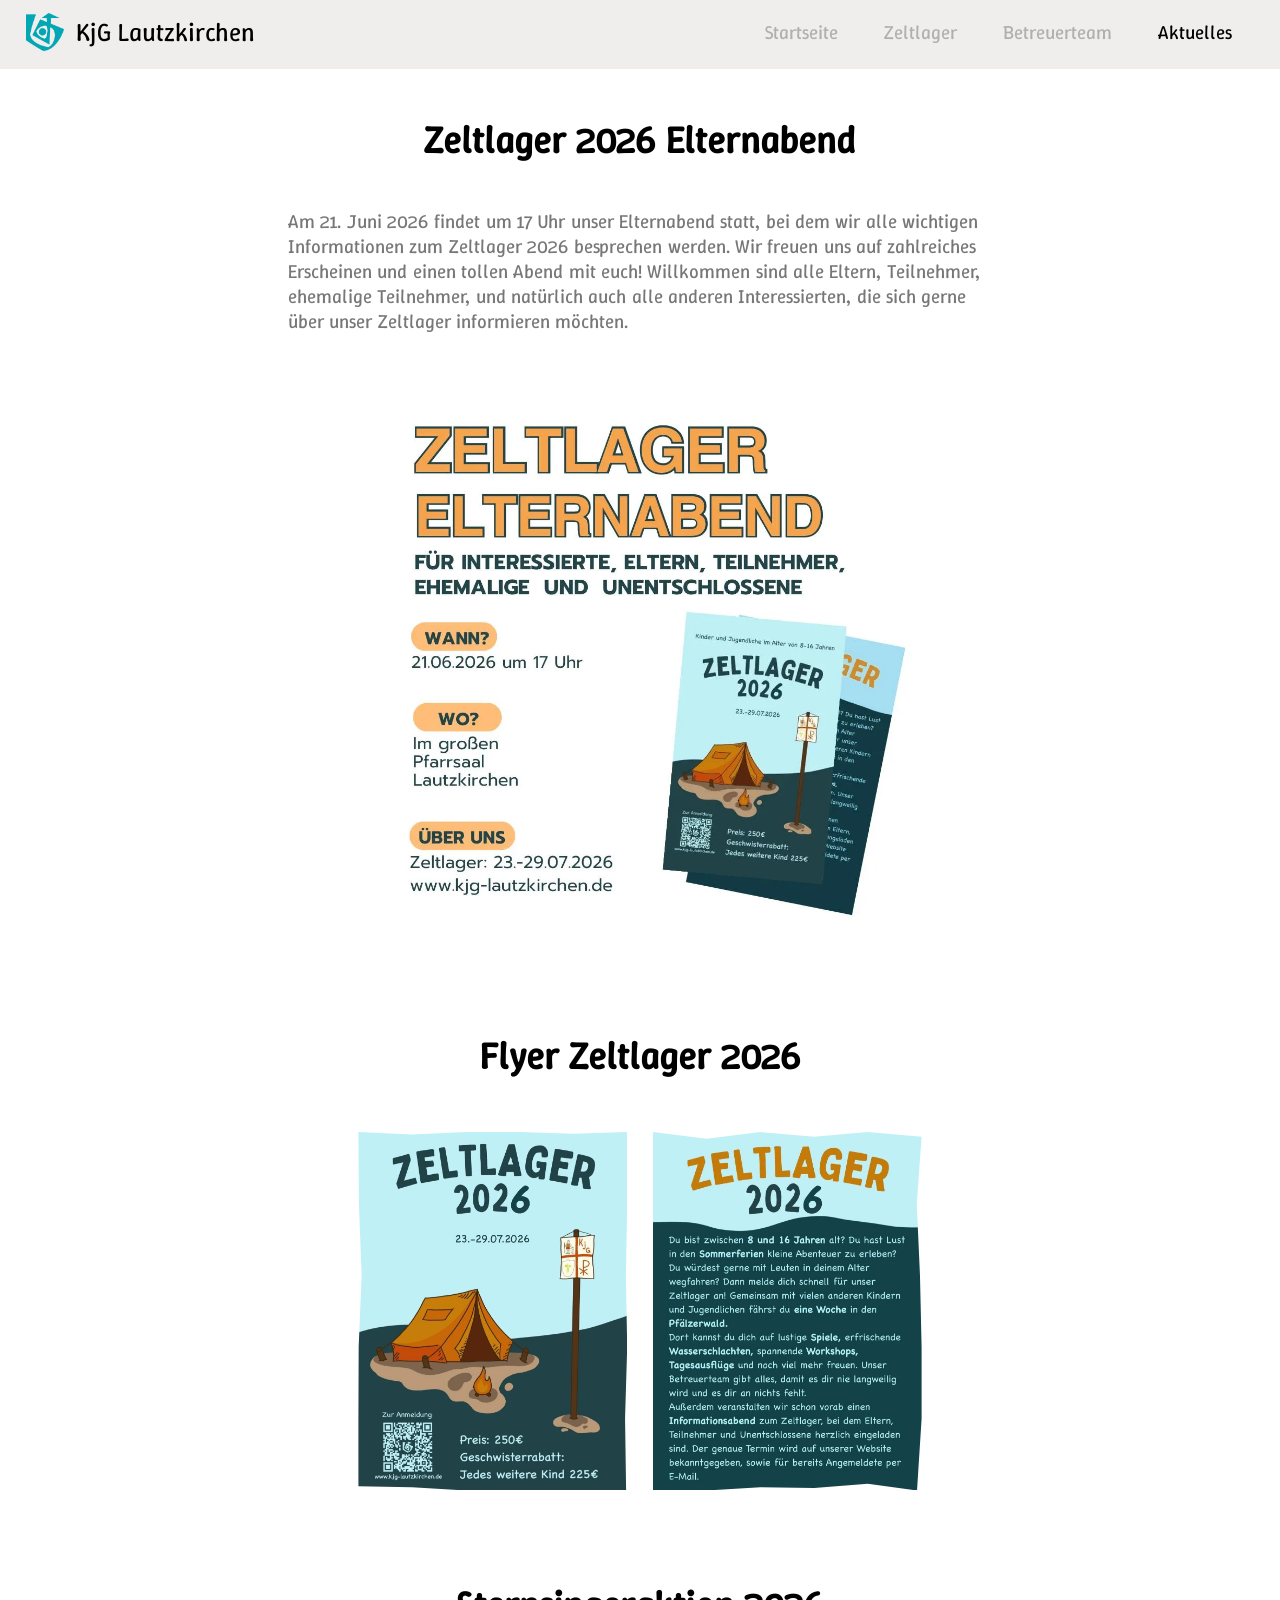
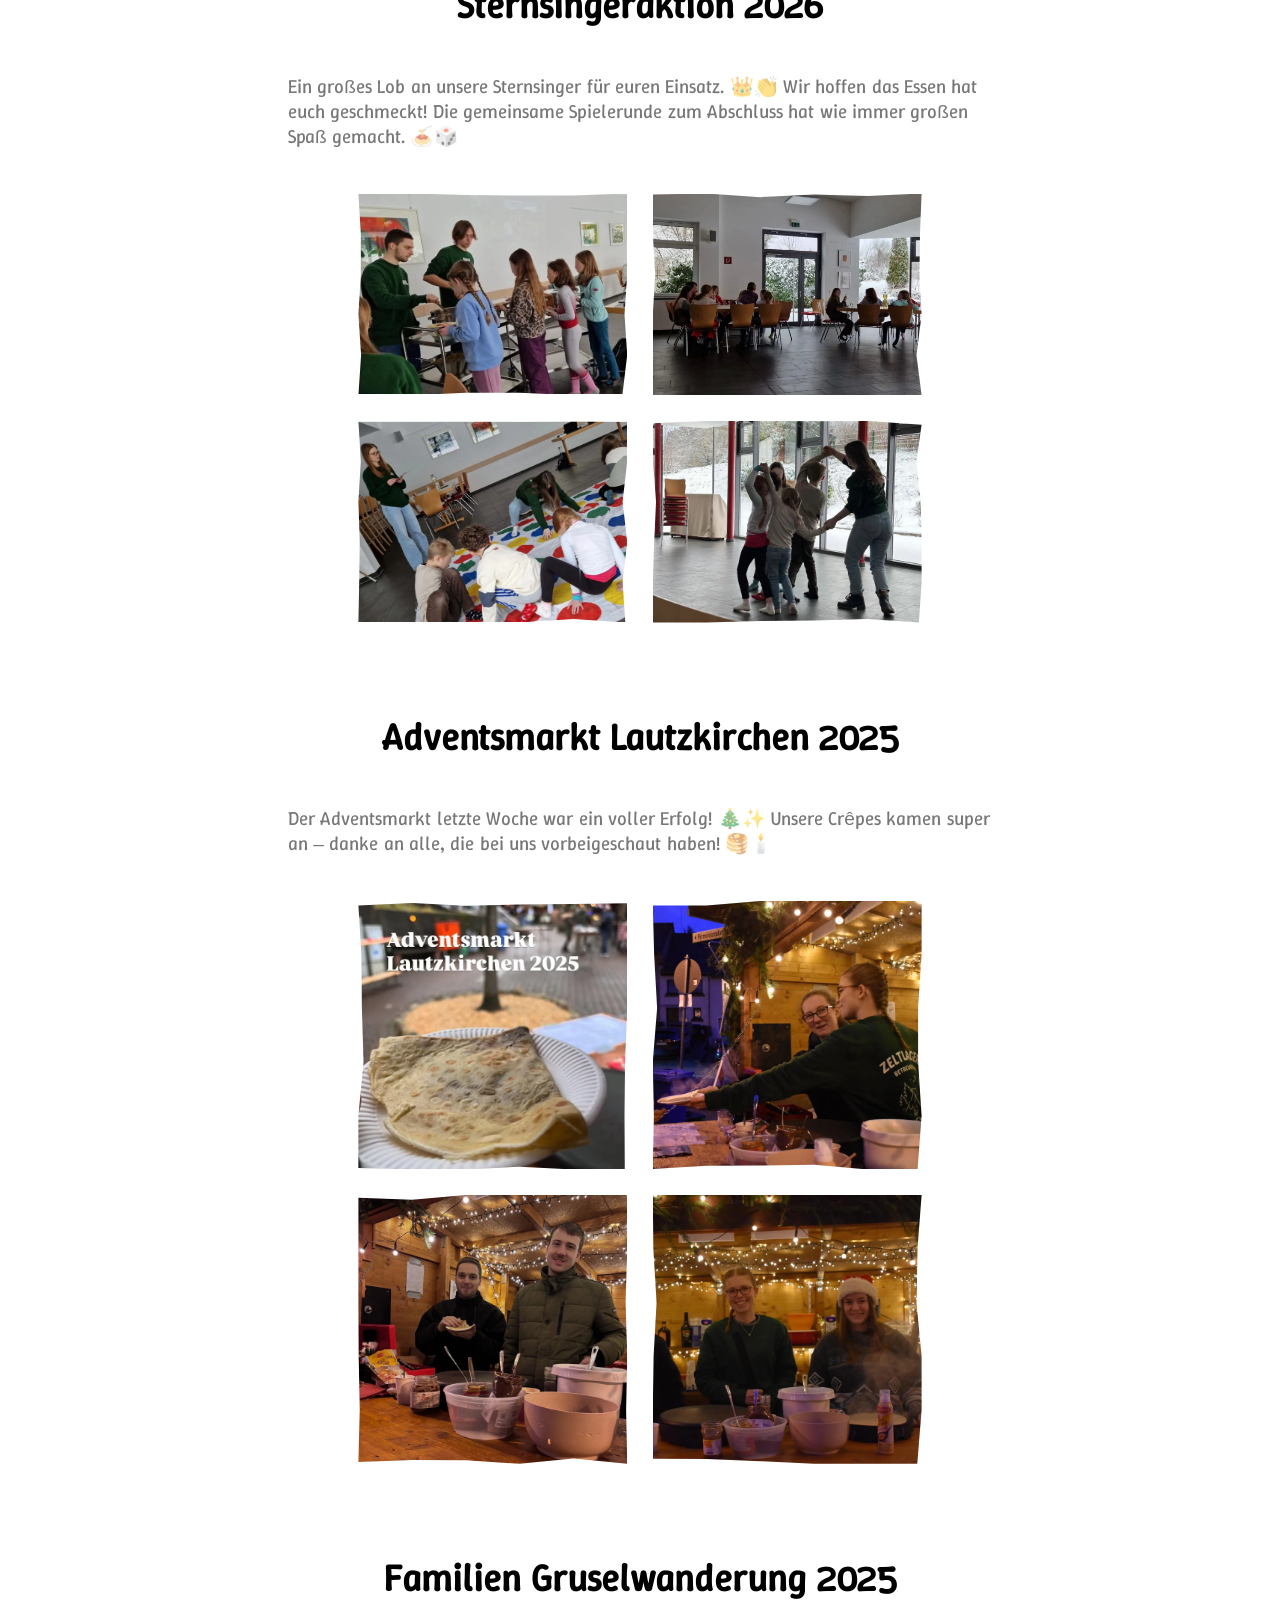
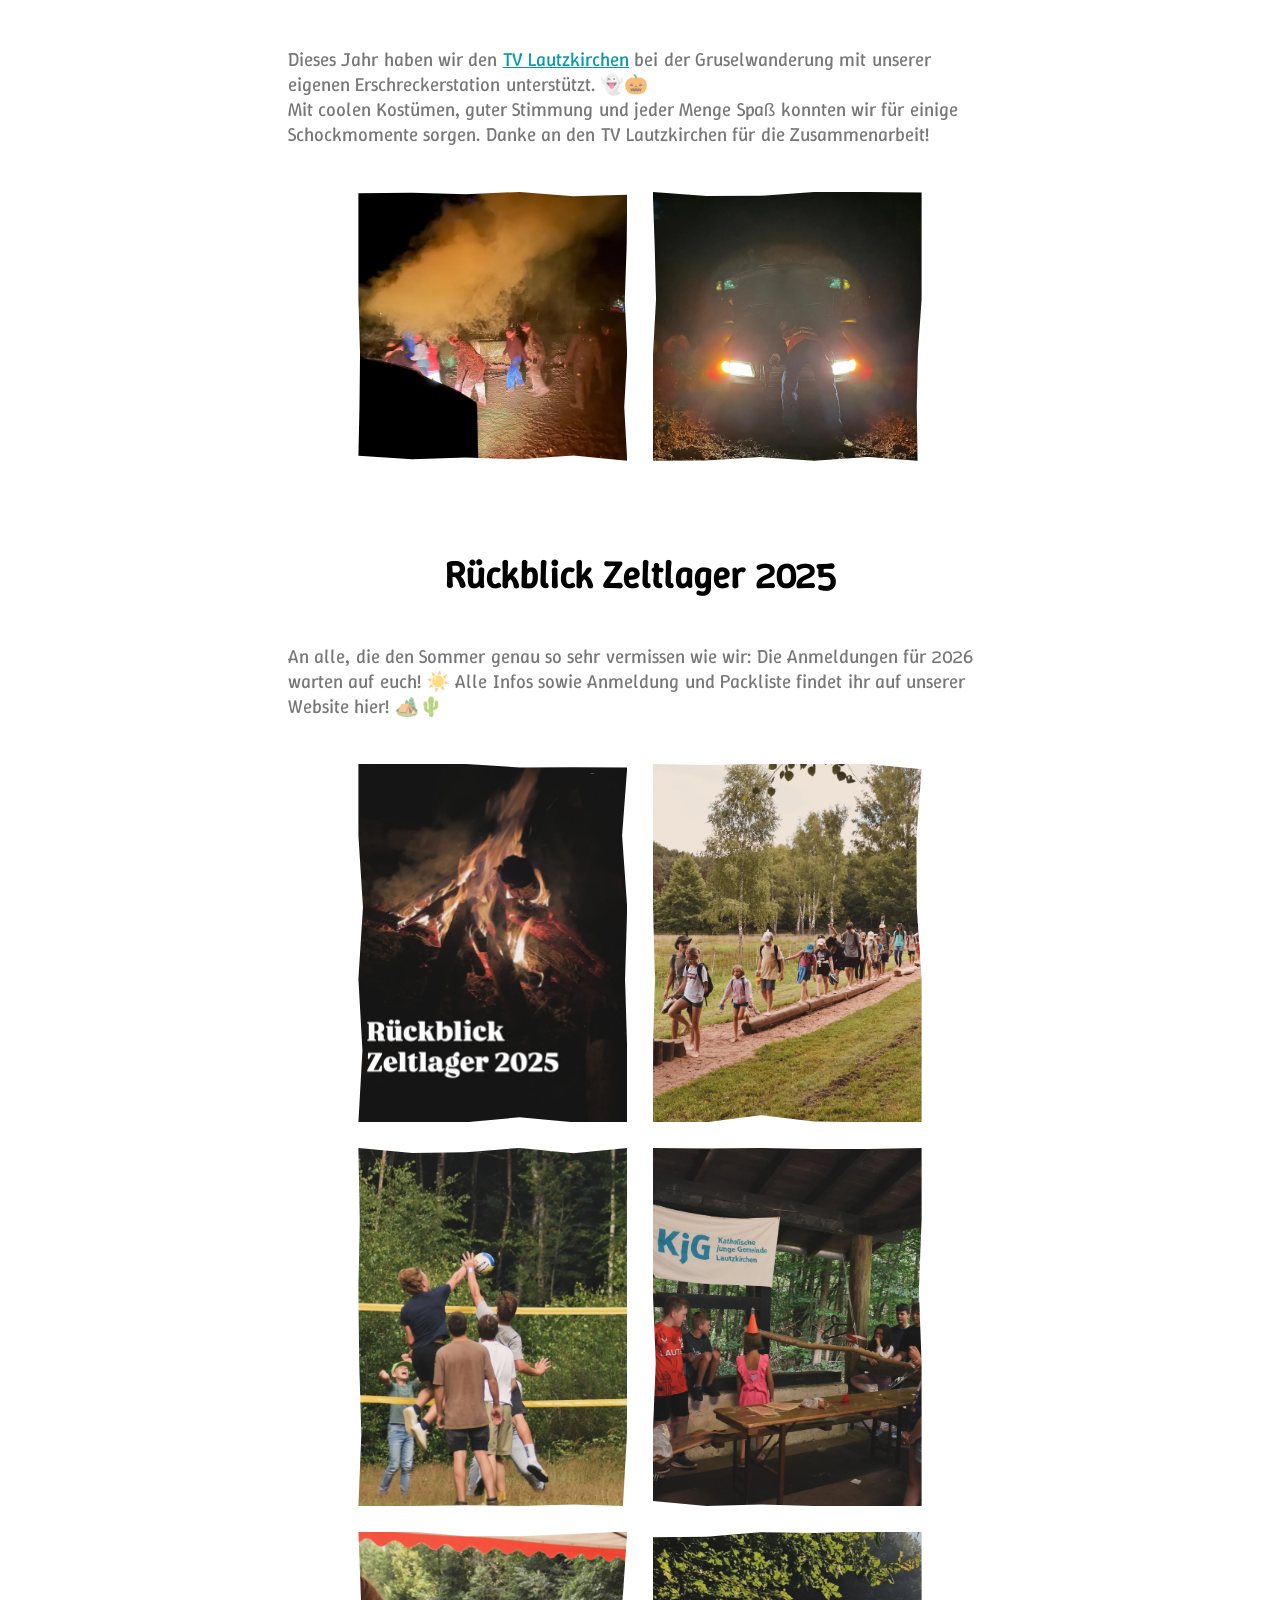
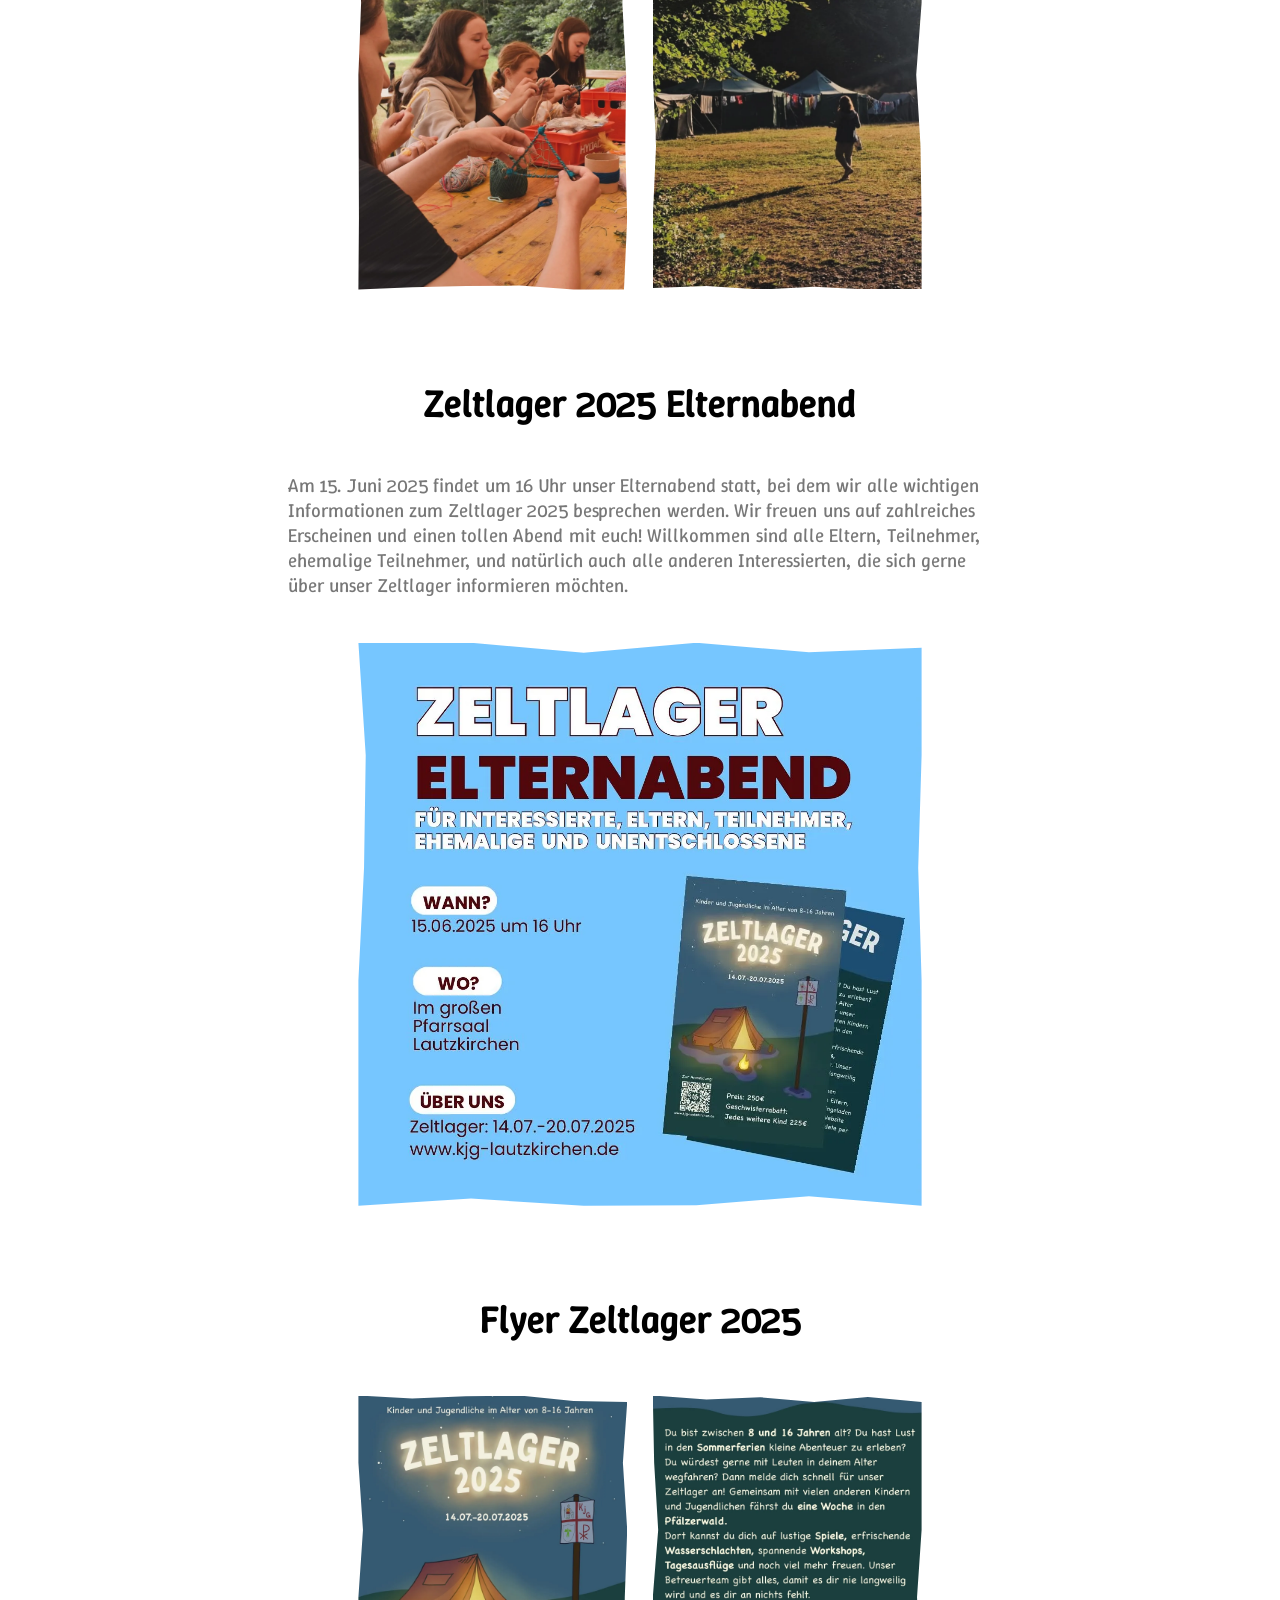
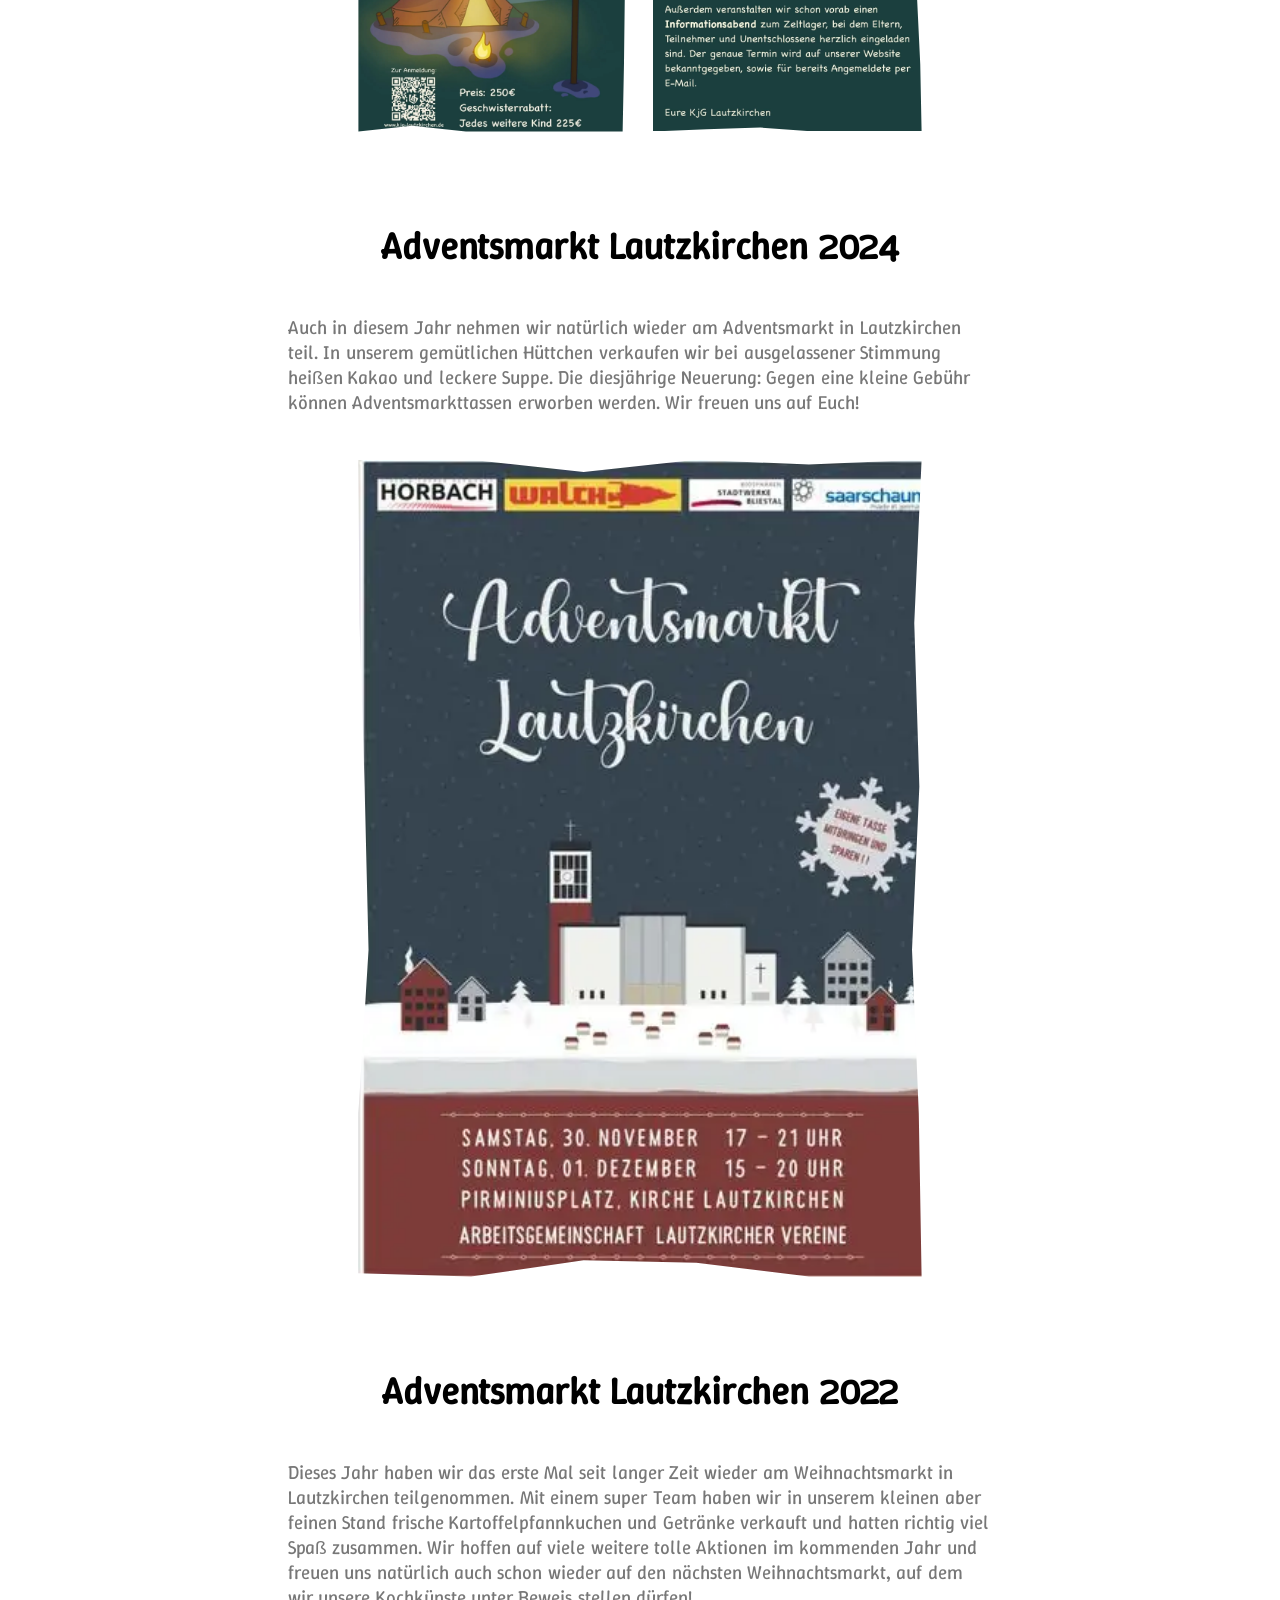
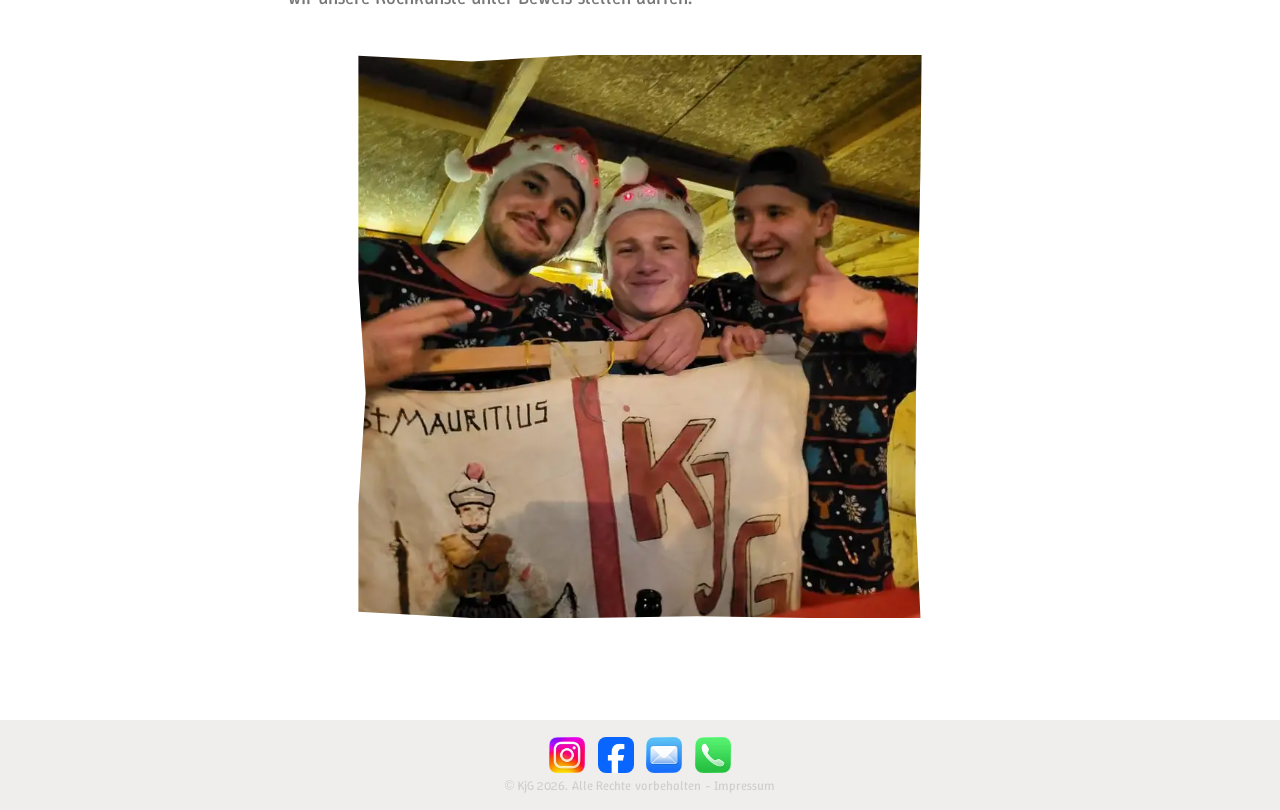
<file: aktuelles.html>
<html>
  <head>
    <meta name="viewport" content="width=device-width, initial-scale=1.0">
    <title> Zeltlager - KjG Lautzkirchen </title>
    <link rel="stylesheet" href=style.css>
    <link rel="shortcut icon" href="./bilder/seelenbohrer.webp" type="image/x-icon">
    <script src="script.js"></script>
  </head>
  <body>

    <div class="header no-select">
      <div class="horizontal">
        <a href="/startseite">
          <div class="logo">
            <img src="bilder/seelenbohrer.webp" alt="KjG Logo">
            KjG Lautzkirchen
          </div>
        </a>
        <div class="tabs">
          <a href="/startseite"> Startseite </a>
          <a href="/zeltlager"> Zeltlager </a>
          <a href="/team"> Betreuerteam </a>
          <a class="aktiv" href="/aktuelles"> Aktuelles </a>
        </div>
      </div>
      <div class="fortschritt"></div>
    </div>

    <div class="main aktuelles">
      <div class="inhalt aktuelles">
        <div class="beitrag">
          <h1> Zeltlager 2026 Elternabend </h1>
          <div class="beitrag-inhalt">
            <p>
              Am 21. Juni 2026 findet um 17 Uhr unser Elternabend statt, bei dem wir alle wichtigen Informationen zum Zeltlager 2026 besprechen werden.
              Wir freuen uns auf zahlreiches Erscheinen und einen tollen Abend mit euch!
              Willkommen sind alle Eltern, Teilnehmer, ehemalige Teilnehmer, und natürlich auch alle anderen Interessierten, die sich gerne über unser Zeltlager informieren möchten.
            </p>
          </div>
          <div class=beitrags-bilder>
            <div class="container">
              <img src="bilder/news/elternabend-2026.webp" alt="Zeltlager 2026 Elternabend">
            </div>
          </div>
        </div>
        <div class="beitrag">
          <h1> Flyer Zeltlager 2026 </h1>
          <div class=beitrags-bilder>
            <div class="container">
              <img src="bilder/news/flyer-2026.webp" alt="Flyer Zeltlager 2026 Bild 1">
            </div>
            <div class="container">
              <img src="bilder/news/flyer-2026-2.webp" alt="Flyer Zeltlager 2026 Bild 2">
            </div>
          </div>
        </div>
        <div class="beitrag">
          <h1> Sternsingeraktion 2026 </h1>
          <div class="beitrag-inhalt">
            <p>
              Ein großes Lob an unsere Sternsinger für euren Einsatz. 👑👏
              Wir hoffen das Essen hat euch geschmeckt! Die gemeinsame Spielerunde zum Abschluss hat wie immer großen Spaß gemacht. 🍝🎲
            </p>
          </div>
          <div class=beitrags-bilder>
            <div class="container">
              <img src="bilder/news/sternsinger-2026.webp" alt="Sternsinger Aktion 2026 Bild 1">
            </div>
            <div class="container">
              <img src="bilder/news/sternsinger-2026-2.webp" alt="Sternsinger Aktion 2026 Bild 2">
            </div>
            <div class="container">
              <img src="bilder/news/sternsinger-2026-3.webp" alt="Sternsinger Aktion 2026 Bild 3">
            </div>
            <div class="container">
              <img src="bilder/news/sternsinger-2026-4.webp" alt="Sternsinger Aktion 2026 Bild 4">
            </div>
          </div>
        </div>
        <div class="beitrag">
          <h1> Adventsmarkt Lautzkirchen 2025 </h1>
          <div class="beitrag-inhalt">
            <p>
              Der Adventsmarkt letzte Woche war ein voller Erfolg! 🎄✨
              Unsere Crêpes kamen super an – danke an alle, die bei uns vorbeigeschaut haben! 🥞🕯️
            </p>
          </div>
          <div class=beitrags-bilder>
            <div class="container">
              <img src="bilder/news/adventsmarkt-2025.webp" alt="Adventsmarkt 2025 Bild 1">
            </div>
            <div class="container">
              <img src="bilder/news/adventsmarkt-2025-2.webp" alt="Adventsmarkt 2025 Bild 2">
            </div>
            <div class="container">
              <img src="bilder/news/adventsmarkt-2025-3.webp" alt="Adventsmarkt 2025 Bild 3">
            </div>
            <div class="container">
              <img src="bilder/news/adventsmarkt-2025-4.webp" alt="Adventsmarkt 2025 Bild 4">
            </div>
          </div>
        </div>
        <div class="beitrag">
          <h1> Familien Gruselwanderung 2025 </h1>
          <div class="beitrag-inhalt">
            <p>
              Dieses Jahr haben wir den <a href="https://www.instagram.com/_tvlautzkirchen_/">TV Lautzkirchen</a> bei der Gruselwanderung mit unserer eigenen Erschreckerstation unterstützt. 👻🎃
              <br>
              Mit coolen Kostümen, guter Stimmung und jeder Menge Spaß konnten wir für einige Schockmomente sorgen.
              Danke an den TV Lautzkirchen für die Zusammenarbeit!
            </p>
          </div>
          <div class=beitrags-bilder>
            <div class="container">
              <img src="bilder/news/gruselwanderung-2025.webp" alt="Familien Gruselwanderung 2025 Bild 1">
            </div>
            <div class="container">
              <img src="bilder/news/gruselwanderung-2025-2.webp" alt="Familien Gruselwanderung 2025 Bild 2">
            </div>
          </div>
        </div>
        <div class="beitrag">
          <h1> Rückblick Zeltlager 2025 </h1>
          <div class="beitrag-inhalt">
            <p>
              An alle, die den Sommer genau so sehr vermissen wie wir: Die Anmeldungen für 2026 warten auf euch! ☀️
              Alle Infos sowie Anmeldung und Packliste findet ihr auf unserer Website hier! 🏕️🌵
            </p>
          </div>
          <div class=beitrags-bilder>
            <div class="container">
              <img src="bilder/news/recap-zeltlager-2025.webp" alt="Rückblick Zeltlager 2025 Bild 1">
            </div>
            <div class="container">
              <img src="bilder/news/recap-zeltlager-2025-2.webp" alt="Rückblick Zeltlager 2025 Bild 2">
            </div>
            <div class="container">
              <img src="bilder/news/recap-zeltlager-2025-3.webp" alt="Rückblick Zeltlager 2025 Bild 3">
            </div>
            <div class="container">
              <img src="bilder/news/recap-zeltlager-2025-4.webp" alt="Rückblick Zeltlager 2025 Bild 4">
            </div>
            <div class="container">
              <img src="bilder/news/recap-zeltlager-2025-5.webp" alt="Rückblick Zeltlager 2025 Bild 5">
            </div>
            <div class="container">
              <img src="bilder/news/recap-zeltlager-2025-6.webp" alt="Rückblick Zeltlager 2025 Bild 6">
            </div>
          </div>
        </div>
        <div class="beitrag">
          <h1> Zeltlager 2025 Elternabend </h1>
          <div class="beitrag-inhalt">
            <p>
              Am 15. Juni 2025 findet um 16 Uhr unser Elternabend statt, bei dem wir alle wichtigen Informationen zum Zeltlager 2025 besprechen werden.
              Wir freuen uns auf zahlreiches Erscheinen und einen tollen Abend mit euch!
              Willkommen sind alle Eltern, Teilnehmer, ehemalige Teilnehmer, und natürlich auch alle anderen Interessierten, die sich gerne über unser Zeltlager informieren möchten.
            </p>
          </div>
          <div class=beitrags-bilder>
            <div class="container">
              <img src="bilder/news/elternabend-2025.webp" alt="Zeltlager 2025 Elternabend">
            </div>
          </div>
        </div>
        <div class="beitrag">
          <h1> Flyer Zeltlager 2025 </h1>
          <div class=beitrags-bilder>
            <div class="container">
              <img src="bilder/news/flyer-2025.webp" alt="Flyer Zeltlager 2025 Bild 1">
            </div>
            <div class="container">
              <img src="bilder/news/flyer-2025-2.webp" alt="Flyer Zeltlager 2025 Bild 2">
            </div>
          </div>
        </div>
        <div class="beitrag">
          <h1> Adventsmarkt Lautzkirchen 2024 </h1>
          <div class="beitrag-inhalt">
            <p>
              Auch in diesem Jahr nehmen wir natürlich wieder am Adventsmarkt in Lautzkirchen teil.
              In unserem gemütlichen Hüttchen verkaufen wir bei ausgelassener Stimmung heißen Kakao und leckere Suppe.
              Die diesjährige Neuerung: Gegen eine kleine Gebühr können Adventsmarkttassen erworben werden.
              Wir freuen uns auf Euch!
            </p>
          </div>
          <div class=beitrags-bilder>
            <div class="container">
              <img src="bilder/news/adventsmarkt-2024.webp" alt="Adventsmarkt 2024">
            </div>
          </div>
        </div>
        <div class="beitrag">
          <h1> Adventsmarkt Lautzkirchen 2022 </h1>
          <div class="beitrag-inhalt">
            <p>
              Dieses Jahr haben wir das erste Mal seit langer Zeit wieder am Weihnachtsmarkt in Lautzkirchen teilgenommen.
              Mit einem super Team haben wir in unserem kleinen aber feinen Stand frische Kartoffelpfannkuchen und Getränke verkauft und hatten richtig viel Spaß zusammen.
              Wir hoffen auf viele weitere tolle Aktionen im kommenden Jahr und freuen uns natürlich auch schon wieder auf den nächsten Weihnachtsmarkt, auf dem wir unsere Kochkünste unter Beweis stellen dürfen!
            </p>
          </div>
          <div class=beitrags-bilder>
            <div class="container">
              <img src="bilder/news/adventsmarkt-2022.webp" alt="Adventsmarkt 2022">
            </div>
          </div>
        </div>
      </div>
    </div>

    <footer>
      <div class="kontakt">
          <img src="bilder/instagram.webp" alt="Instagram Logo" onclick="window.location='https://www.instagram.com/kjg.lautzkirchen'">
          <img src="bilder/facebook.webp" alt="Facebook Logo" onclick="window.location='https://www.facebook.com/100064357975045'">
          <img src="bilder/mail.webp" alt="Email Logo" onclick="window.location='mailto:kjg-lautzkirchen-zeltlager@gmx.de'">
          <img src="bilder/phone.webp" alt="Phone Logo" onclick="window.location='tel:+49 15776947321'">
      </div>
      <a href="/impressum">
      © KjG 2026. Alle Rechte vorbehalten - Impressum
      </a>
    </footer>
  </body>
</html>
</file>
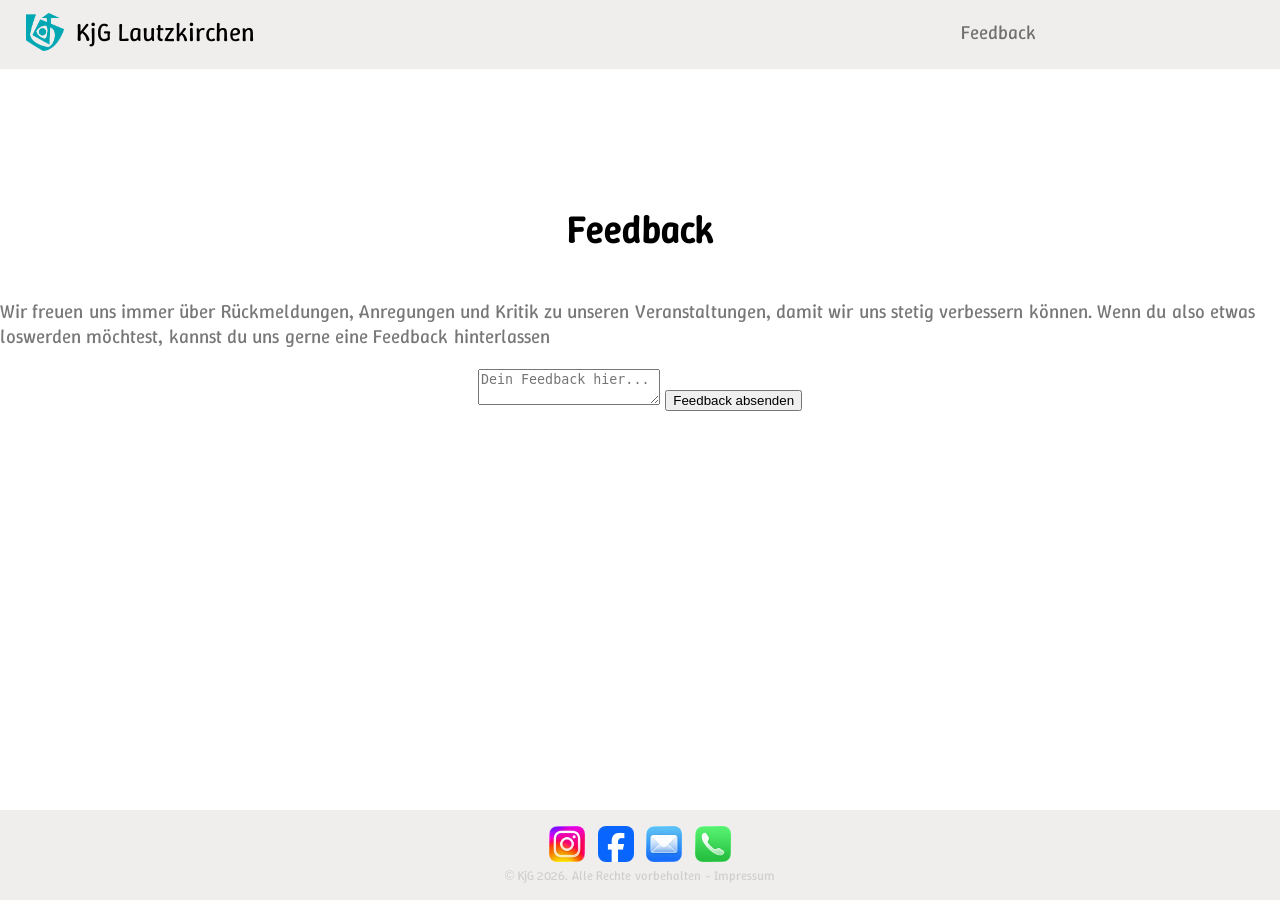
<file: feedback.html>
<html>
  <head>
    <meta name="viewport" content="width=device-width, initial-scale=1.0">
    <title> Feedback - KjG Lautzkirchen </title>
    <link rel="stylesheet" href=style.css>
    <link rel="shortcut icon" href="./bilder/seelenbohrer.webp" type="image/x-icon">
    <script src="script.js"></script>
  </head>
  <body>

    <div class="header no-select">
      <div class="horizontal">
        <a href="/startseite">
          <div class="logo">
            <img src="bilder/seelenbohrer.webp" alt="KjG Logo">
            KjG Lautzkirchen
          </div>
        </a>
        <div class="tabs">
          Feedback
        </div>
      </div>
      <div class="fortschritt"></div>
    </div>

    <div class="main index">
      <div class="inhalt feedback">
        <h1> Feedback </h1>
        <p>
          Wir freuen uns immer über Rückmeldungen, Anregungen und Kritik zu unseren Veranstaltungen, damit wir uns stetig verbessern können. 
          Wenn du also etwas loswerden möchtest, kannst du uns gerne eine Feedback hinterlassen
          <form action="/feedback" method="post">
            <textarea name="feedback" placeholder="Dein Feedback hier..." required></textarea>
            <button type="submit">Feedback absenden</button>
          </form>
        </p>
      </div>
    </div>

    <footer>
      <div class="kontakt">
          <img src="bilder/instagram.webp" alt="Instagram Logo" onclick="window.location='https://www.instagram.com/kjg.lautzkirchen'">
          <img src="bilder/facebook.webp" alt="Facebook Logo" onclick="window.location='https://www.facebook.com/100064357975045'">
          <img src="bilder/mail.webp" alt="Email Logo" onclick="window.location='mailto:kjg-lautzkirchen-zeltlager@gmx.de'">
          <img src="bilder/phone.webp" alt="Phone Logo" onclick="window.location='tel:+49 15776947321'">
      </div>
      <a href="/impressum">
        © KjG 2026. Alle Rechte vorbehalten - Impressum
      </a>
    </footer>
  </body>
</html>
</file>
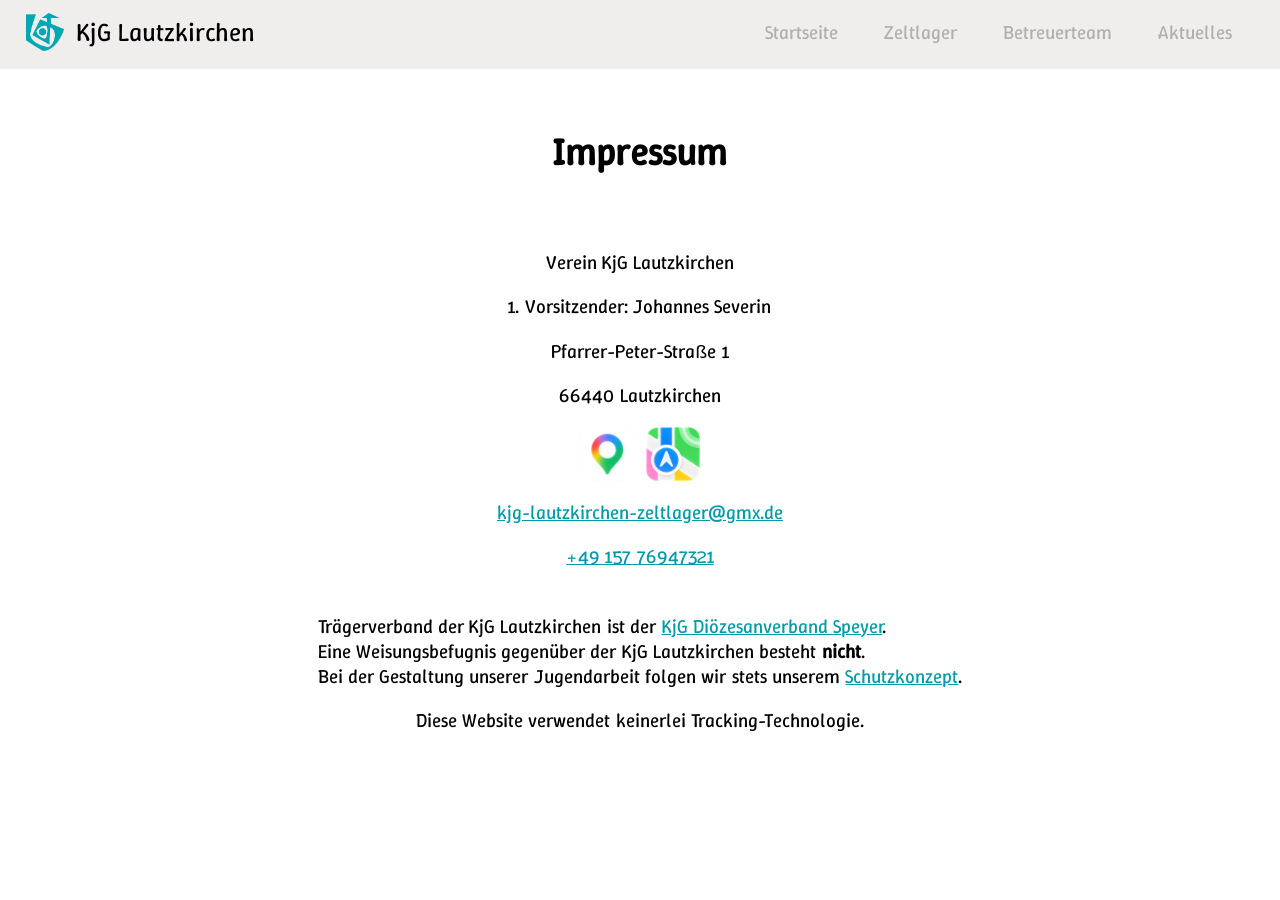
<file: impressum.html>
<html>
  <head>
    <meta name="viewport" content="width=device-width, initial-scale=1.0">
    <title> Impressum - KjG Lautzkirchen </title>
    <link rel="stylesheet" href=style.css>
    <link rel="shortcut icon" href="./bilder/seelenbohrer.webp" type="image/x-icon">
    <script src="script.js"></script>
  </head>
  <body>

    <div class="header no-select">
      <div class="horizontal">
        <a href="/startseite">
          <div class="logo">
            <img src="bilder/seelenbohrer.webp" alt="KjG Logo">
            KjG Lautzkirchen
          </div>
        </a>
        <div class="tabs">
          <a href="/startseite"> Startseite </a>
          <a href="/zeltlager"> Zeltlager </a>
          <a href="/team"> Betreuerteam </a>
          <a href="/aktuelles"> Aktuelles </a>
        </div>
      </div>
      <div class="fortschritt"></div>
    </div>

    <div class="main imp">
      <div class="inhalt">
        <div class="impressum">
          <h1> Impressum </h1>
          <p> Verein KjG Lautzkirchen </p>
          <p> 1. Vorsitzender: Johannes Severin </p>
          <p> Pfarrer-Peter-Straße 1 </p>
          <p> 66440 Lautzkirchen </p>
          <div class="weblinks">
            <img src="bilder/maps.webp" alt="Phone Logo" onclick="window.location='https://maps.app.goo.gl/UDgRKcZVK6MME6x8A'">
            <img src="bilder/karten.webp" alt="Phone Logo" onclick="window.location='https://maps.apple.com/place?address=Pfarrer-Peter-Stra%C3%9Fe%201,%20Lautzkirchen,%2066440%20Blieskastel,%20Deutschland&coordinate=49.251414,7.256753&name=KjG%20Lautzkirchen&place-id=I957291D842061F94&map=h'">
          </div>
          <a href="mailto:kjg-lautzkirchen-zeltlager@gmx.de"> kjg-lautzkirchen-zeltlager@gmx.de </a>
          <a href="tel:+49 15776947321"> +49 157 76947321 </a>
          <br>
          <p>
            Trägerverband der KjG Lautzkirchen ist der <a href="https://speyer.kjg.de">KjG Diözesanverband Speyer</a>.
            <br>
            Eine Weisungsbefugnis gegenüber der KjG Lautzkirchen besteht <b>nicht</b>.
            <br>
            Bei der Gestaltung unserer Jugendarbeit folgen wir stets unserem <a href="./dokumente/Schutzkonzept.pdf">Schutzkonzept</a>.
          </p>
          <p> Diese Website verwendet keinerlei Tracking-Technologie. </p>
          <br>
          <br>
        </div>
      </div>
    </div>
  </body>
</html>
</file>
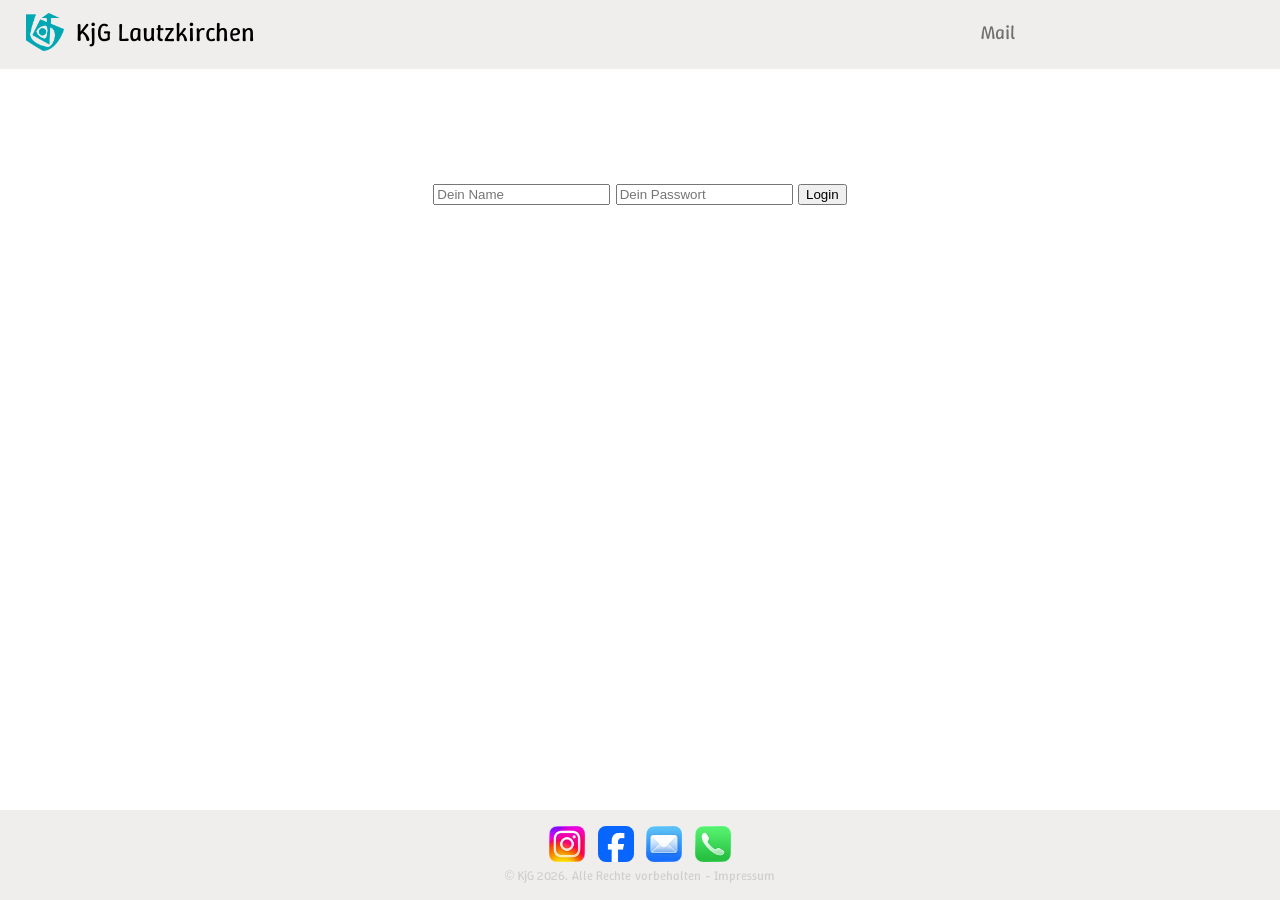
<file: login.html>
<html>
  <head>
    <meta name="viewport" content="width=device-width, initial-scale=1.0">
    <title> Startseite - KjG Lautzkirchen </title>
    <link rel="stylesheet" href=style.css>
    <link rel="shortcut icon" href="./bilder/seelenbohrer.webp" type="image/x-icon">
    <script src="script.js"></script>
  </head>
  <body>

    <div class="header no-select">
      <div class="horizontal">
        <a href="/zeltlager">
          <div class="logo">
            <img src="bilder/seelenbohrer.webp" alt="KjG Logo">
            KjG Lautzkirchen
          </div>
        </a>
        <div class="tabs">
          Mail
        </div>
      </div>
      <div class="fortschritt"></div>
    </div>

    <div class="main index">
      <div class="inhalt mail">
        <form action="/login" method="post">
          <input type="text" id="user" name="name" placeholder="Dein Name">
          <input type="text" id="pass" name="password" placeholder="Dein Passwort">
          <button type="submit">Login</button>
        </form>
      </div>
    </div>

    <footer>
      <div class="kontakt">
          <img src="bilder/instagram.webp" alt="Instagram Logo" onclick="window.location='https://www.instagram.com/kjg.lautzkirchen'">
          <img src="bilder/facebook.webp" alt="Facebook Logo" onclick="window.location='https://www.facebook.com/100064357975045'">
          <img src="bilder/mail.webp" alt="Email Logo" onclick="window.location='mailto:kjg-lautzkirchen-zeltlager@gmx.de'">
          <img src="bilder/phone.webp" alt="Phone Logo" onclick="window.location='tel:+49 15776947321'">
      </div>
      <a href="/impressum">
        © KjG 2026. Alle Rechte vorbehalten - Impressum
      </a>
    </footer>
  </body>
</html>
</file>
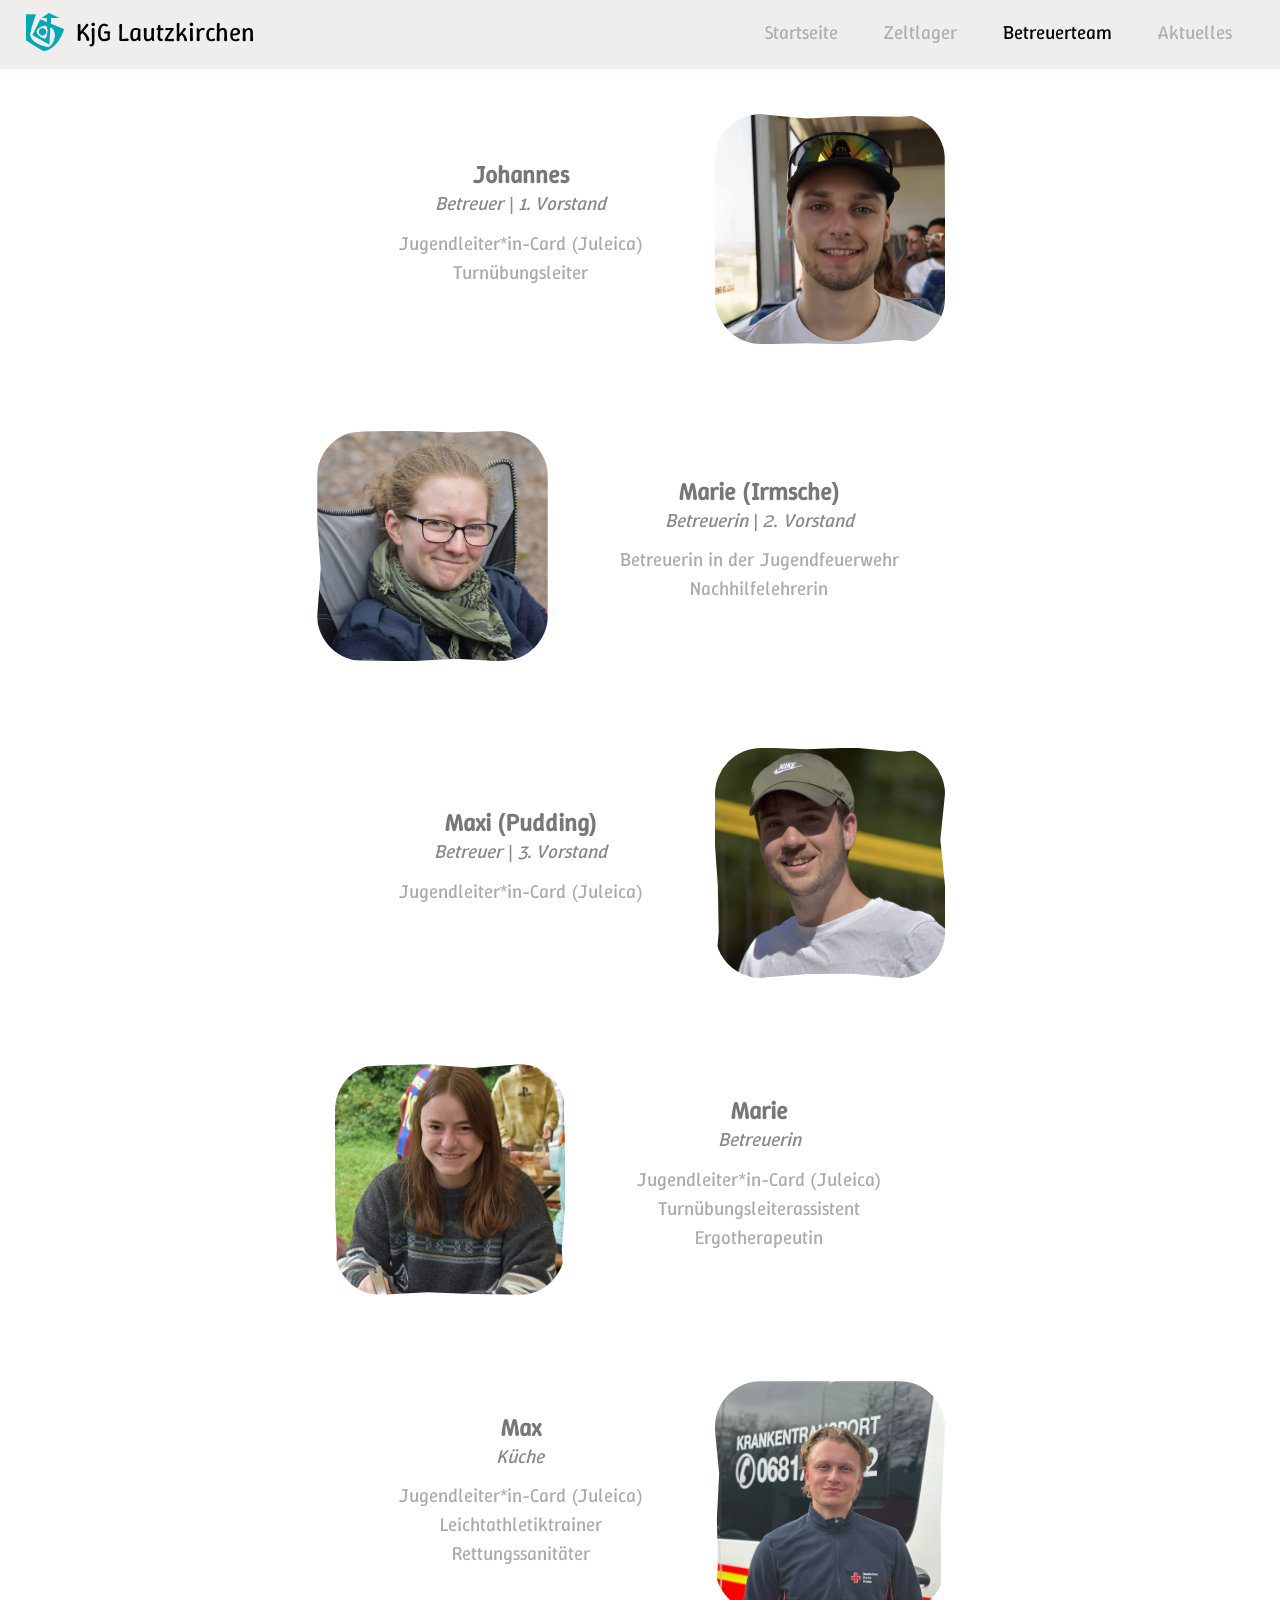
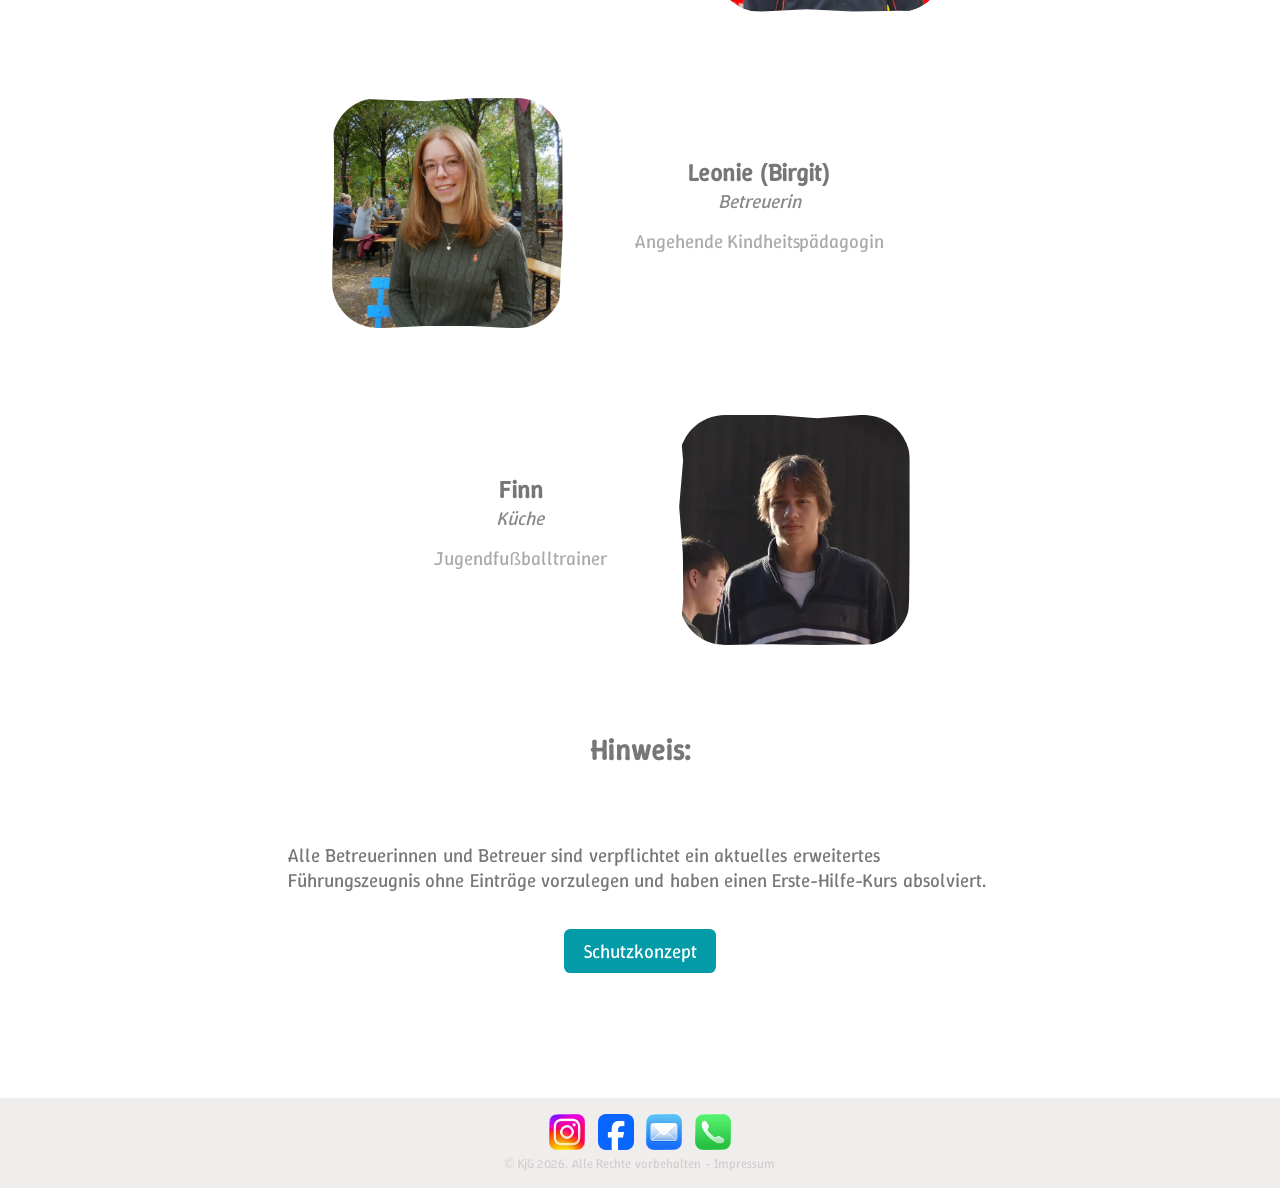
<file: team.html>
<html>
  <head>
    <meta name="viewport" content="width=device-width, initial-scale=1.0">
    <title> Team - KjG Lautzkirchen </title>
    <link rel="stylesheet" href=style.css>
    <link rel="shortcut icon" href="./bilder/seelenbohrer.webp" type="image/x-icon">
    <script src="script.js"></script>
  </head>
  <body>

    <div class="header no-select">
      <div class="horizontal">
        <a href="/startseite">
          <div class="logo">
            <img src="bilder/seelenbohrer.webp" alt="KjG Logo">
            KjG Lautzkirchen
          </div>
        </a>
        <div class="tabs">
          <a href="/startseite"> Startseite </a>
          <a href="/zeltlager"> Zeltlager </a>
          <a class="aktiv" href="/team"> Betreuerteam </a>
          <a href="/aktuelles"> Aktuelles </a>
        </div>
      </div>
      <div class="fortschritt"></div>
    </div>

    <div class="main team">
      <div class="members-list">

        <!-- Johannes -->
        <div class="member">
          <img src="bilder/team/Johannes.webp" class="bilder-container" alt="Portrait Johannes">
          <div class="member-description">
            <div class="member-name"> Johannes </div>
            <div class="member-role"> Betreuer | 1. Vorstand </div>
            <ul class="member-qualifications">
              <li> Jugendleiter*in-Card (Juleica) </li>
              <li> Turnübungsleiter </li>
            </ul>
          </div>
        </div>

        <!-- Irmsche -->
        <div class="member">
          <img src="bilder/team/Irmsche.webp" class="bilder-container" alt="Portrait Marie (Irmsche)">
          <div class="member-description">
            <div class="member-name"> Marie (Irmsche) </div>
            <div class="member-role"> Betreuerin | 2. Vorstand </div>
            <ul class="member-qualifications">
              <li> Betreuerin in der Jugendfeuerwehr </li>
              <li> Nachhilfelehrerin </li>
            </ul>
          </div>
        </div>

        <!-- Pudding -->
        <div class="member">
          <img src="bilder/team/Pudding.webp" class="bilder-container" alt="Portrait Maxi (Pudding)">
          <div class="member-description">
            <div class="member-name"> Maxi (Pudding) </div>
            <div class="member-role"> Betreuer | 3. Vorstand </div>
            <ul class="member-qualifications">
              <li> Jugendleiter*in-Card (Juleica) </li>
            </ul>
          </div>
        </div>

        <!-- Marie -->
        <div class="member">
          <img src="bilder/team/Marie.webp" class="bilder-container" alt="Portrait Marie">
          <div class="member-description">
            <div class="member-name"> Marie </div>
            <div class="member-role"> Betreuerin </div>
            <ul class="member-qualifications">
              <li> Jugendleiter*in-Card (Juleica) </li>
              <li> Turnübungsleiterassistent </li>
              <li> Ergotherapeutin </li>
            </ul>
          </div>
        </div>

        <!-- Max -->
        <div class="member">
          <img src="bilder/team/Max.webp" class="bilder-container" alt="Portrait Max">
          <div class="member-description">
            <div class="member-name"> Max </div>
            <div class="member-role"> Küche </div>
            <ul class="member-qualifications">
              <li> Jugendleiter*in-Card (Juleica) </li>
              <li> Leichtathletiktrainer </li>
              <li> Rettungssanitäter </li>
            </ul>
          </div>
        </div>

        <!-- Birgit -->
        <div class="member">
          <img src="bilder/team/Birgit.webp" class="bilder-container" alt="Portrait Leonie (Birgit)">
          <div class="member-description">
            <div class="member-name"> Leonie (Birgit) </div>
            <div class="member-role"> Betreuerin </div>
            <ul class="member-qualifications">
              <li> Angehende Kindheitspädagogin </li>
            </ul>
          </div>
        </div>

        <!-- Finn -->
        <div class="member">
          <img src="bilder/team/Finn.webp" class="bilder-container" alt="Portrait Finn">
          <div class="member-description">
            <div class="member-name"> Finn </div>
            <div class="member-role"> Küche </div>
            <ul class="member-qualifications">
              <li> Jugendfußballtrainer </li>
            </ul>
          </div>
        </div>

        <div class="inhalt team">
          <h2> Hinweis: </h2>
          <br>
          <br>
          Alle Betreuerinnen und Betreuer sind verpflichtet ein aktuelles erweitertes Führungszeugnis ohne Einträge vorzulegen und haben einen Erste-Hilfe-Kurs absolviert.
          <button onclick="window.location='./dokumente/Schutzkonzept.pdf'"> Schutzkonzept </button>
          <br>
          <br>
        </div>
      </div>
    </div>

    <footer>
      <div class="kontakt">
          <img src="bilder/instagram.webp" alt="Instagram Logo" onclick="window.location='https://www.instagram.com/kjg.lautzkirchen'">
          <img src="bilder/facebook.webp" alt="Facebook Logo" onclick="window.location='https://www.facebook.com/100064357975045'">
          <img src="bilder/mail.webp" alt="Email Logo" onclick="window.location='mailto:kjg-lautzkirchen-zeltlager@gmx.de'">
          <img src="bilder/phone.webp" alt="Phone Logo" onclick="window.location='tel:+49 15776947321'">
      </div>
      <a href="/impressum">
      © KjG 2026. Alle Rechte vorbehalten - Impressum
      </a>
    </footer>
  </body>
</html>
</file>
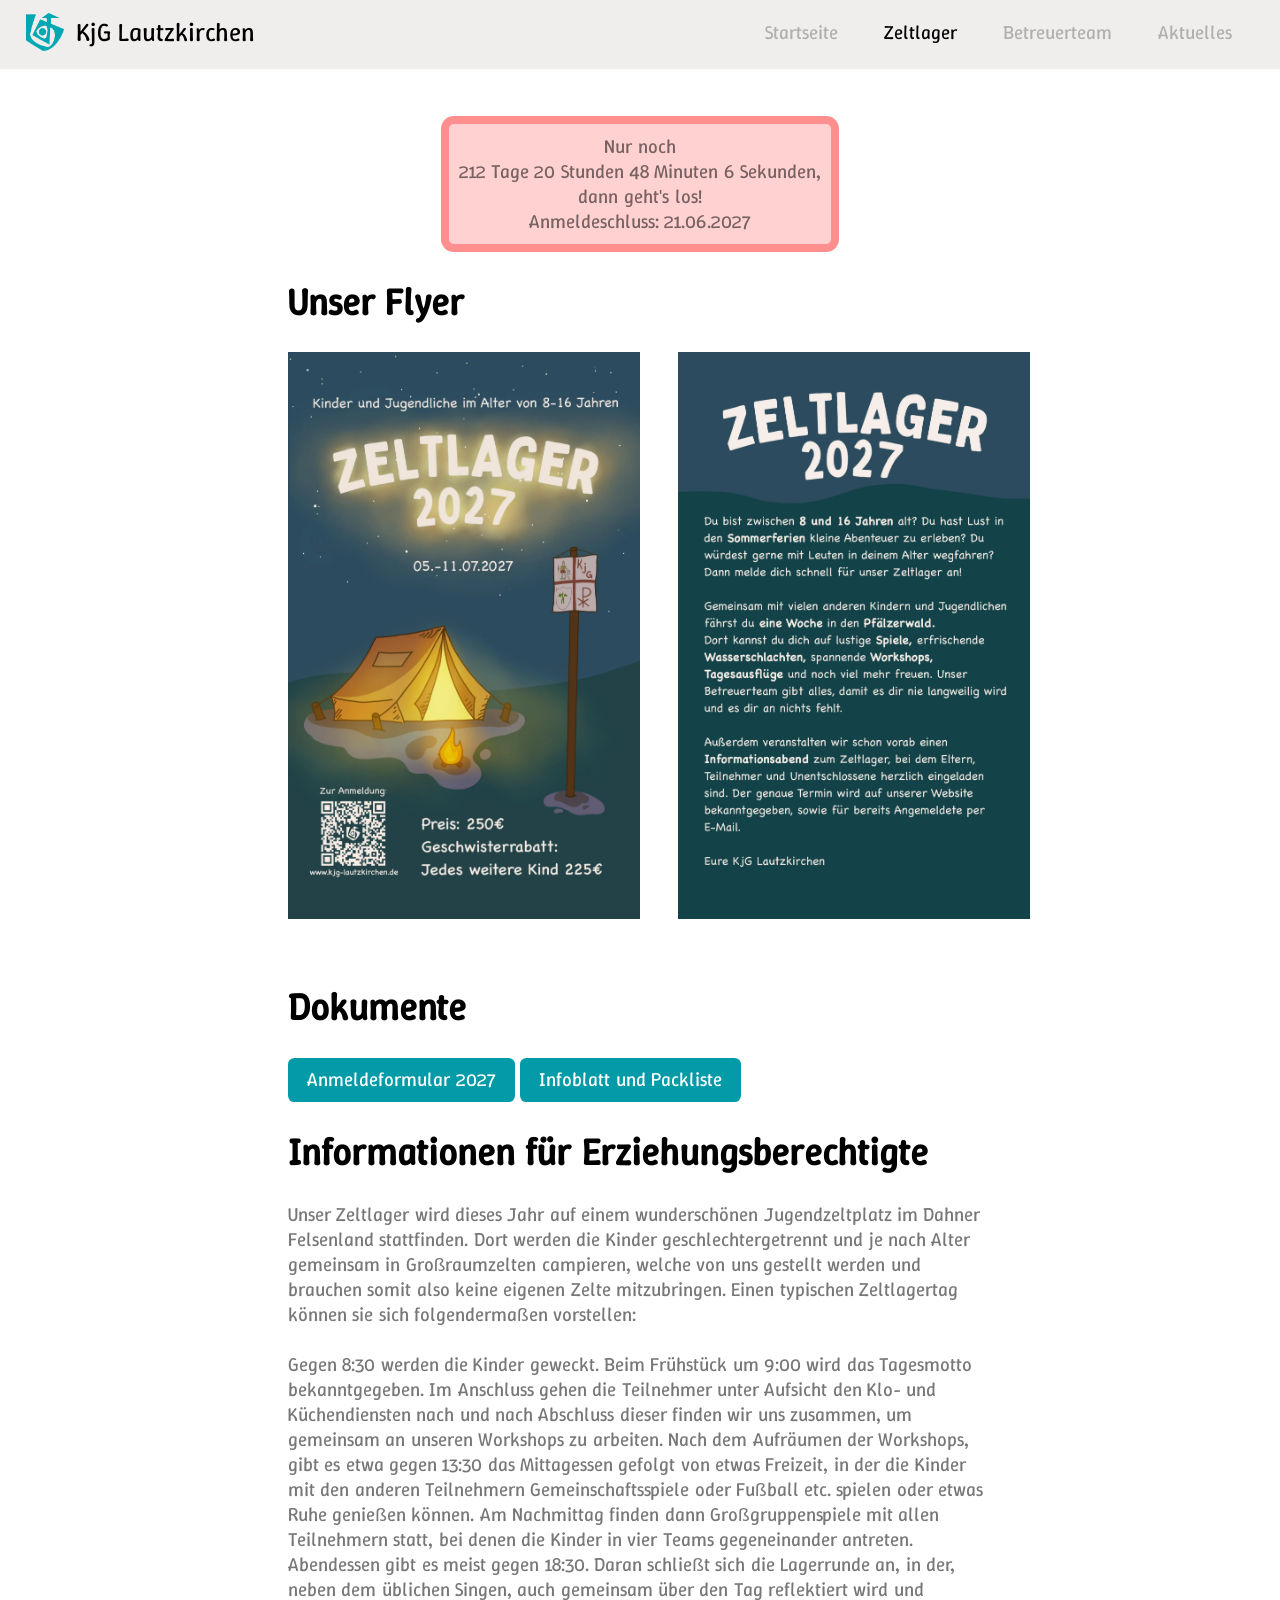
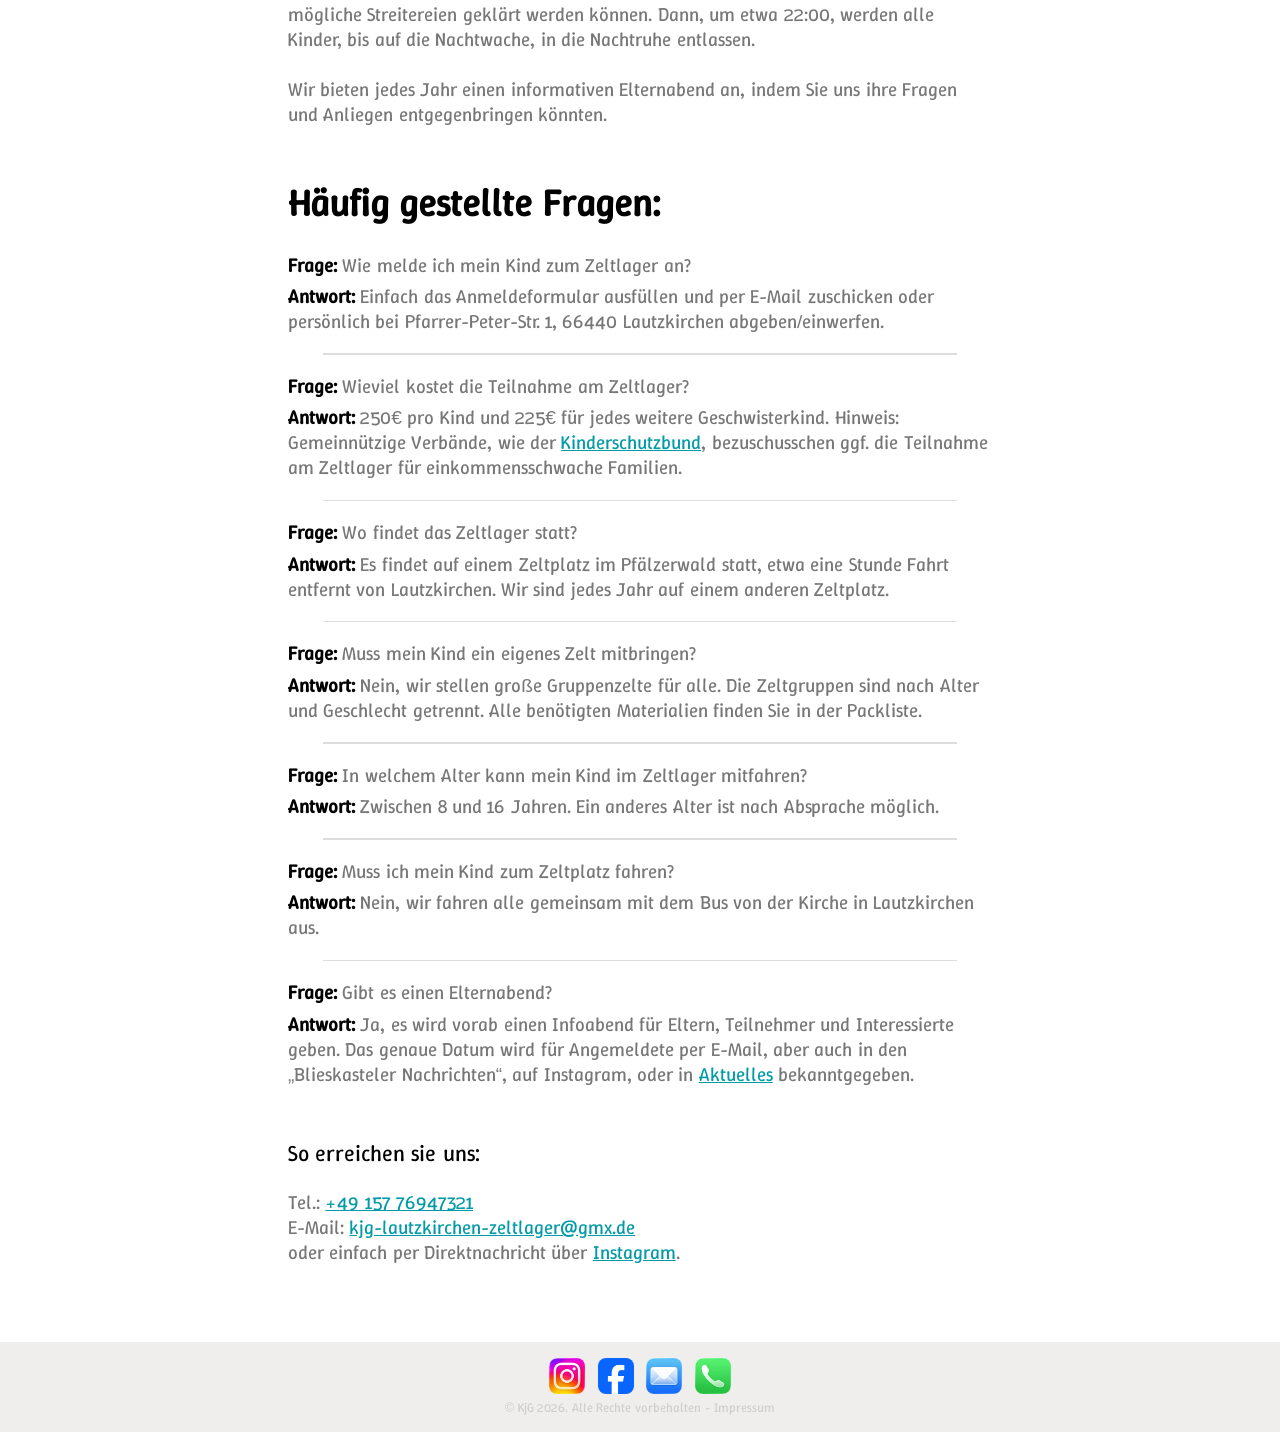
<file: zeltlager.html>
<html>
  <head>
    <meta name="viewport" content="width=device-width, initial-scale=1.0">
    <title> Zeltlager - KjG Lautzkirchen </title>
    <link rel="stylesheet" href=style.css>
    <link rel="shortcut icon" href="./bilder/seelenbohrer.webp" type="image/x-icon">
    <script src="script.js"></script>
  </head>
  <body>

    <div class="header no-select">
      <div class="horizontal">
        <a href="/startseite">
          <div class="logo">
            <img src="bilder/seelenbohrer.webp" alt="KjG Logo">
            KjG Lautzkirchen
          </div>
        </a>
        <div class="tabs">
          <a href="/startseite"> Startseite </a>
          <a class="aktiv" href="/zeltlager"> Zeltlager </a>
          <a href="/team"> Betreuerteam </a>
          <a href="/aktuelles"> Aktuelles </a>
        </div>
      </div>
      <div class="fortschritt"></div>
    </div>

    <div class="main zeltlager">
      <div class="inhalt zeltlager">
        <div class="countdown"></div>
        <div class="flyer">
          <h1> Unser Flyer </h1>
          <div class="flyer-bilder">
            <img src="./bilder/flyer-front.webp" alt="Vorderseite Flyer Zeltlager 2026">
            <img src="./bilder/flyer-back.webp" alt="Rückseite Flyer Zeltlager 2026">
          </div>
        </div>
        <div class="infos">
          <h1> Dokumente </h1>
          <button onclick="window.location='./dokumente/Anmeldung.pdf'"> Anmeldeformular 2027 </button>
          <button onclick="window.location='./dokumente/Infoblatt_und_Packliste.pdf'"> Infoblatt und Packliste </button>
          <h1> Informationen für Erziehungsberechtigte </h1>
          Unser Zeltlager wird dieses Jahr auf einem wunderschönen Jugendzeltplatz im Dahner Felsenland stattfinden.
          Dort werden die Kinder geschlechtergetrennt und je nach Alter gemeinsam in Großraumzelten campieren, welche von uns gestellt werden und brauchen somit also keine eigenen Zelte mitzubringen.
          Einen typischen Zeltlagertag können sie sich folgendermaßen vorstellen:
          <br>
          <br>
          Gegen 8:30 werden die Kinder geweckt.
          Beim Frühstück um 9:00 wird das Tagesmotto bekanntgegeben.
          Im Anschluss gehen die Teilnehmer unter Aufsicht den Klo- und Küchendiensten nach und nach Abschluss dieser finden wir uns zusammen, um gemeinsam an unseren Workshops zu arbeiten.
          Nach dem Aufräumen der Workshops, gibt es etwa gegen 13:30 das Mittagessen gefolgt von etwas Freizeit, in der die Kinder mit den anderen Teilnehmern Gemeinschaftsspiele oder Fußball etc. spielen oder etwas Ruhe genießen können.
          Am Nachmittag finden dann Großgruppenspiele mit allen Teilnehmern statt, bei denen die Kinder in vier Teams gegeneinander antreten.
          Abendessen gibt es meist gegen 18:30.
          Daran schließt sich die Lagerrunde an, in der, neben dem üblichen Singen, auch gemeinsam über den Tag reflektiert wird und mögliche Streitereien geklärt werden können.
          Dann, um etwa 22:00, werden alle Kinder, bis auf die Nachtwache, in die Nachtruhe entlassen.
          <br>
          <br>
          Wir bieten jedes Jahr einen informativen Elternabend an, indem Sie uns ihre Fragen und Anliegen entgegenbringen könnten.

          <div class=faq>
            <h1> Häufig gestellte Fragen: </h1>
            <div class="faq-item">
              <div class="faq-title">
                <b> Frage: </b>
                Wie melde ich mein Kind zum Zeltlager an?
              </div>
              <b> Antwort: </b>
              Einfach das Anmeldeformular ausfüllen und per E-Mail zuschicken oder persönlich bei Pfarrer-Peter-Str. 1, 66440 Lautzkirchen abgeben/einwerfen.
            </div>
            <div class="divider"></div>
            <div class="faq-item">
              <div class="faq-title">
                <b> Frage: </b>
                Wieviel kostet die Teilnahme am Zeltlager?
              </div>
              <b> Antwort: </b>
              250€ pro Kind und 225€ für jedes weitere Geschwisterkind.
              Hinweis: Gemeinnützige Verbände, wie der <a href="https://kinderschutzbund-ov-igb.de/">Kinderschutzbund</a>, bezuschusschen ggf. die Teilnahme am Zeltlager für einkommensschwache Familien.
            </div>
            <div class="divider"></div>
            <div class="faq-item">
              <div class="faq-title">
                <b> Frage: </b>
                Wo findet das Zeltlager statt?
              </div>
              <b> Antwort: </b>
              Es findet auf einem Zeltplatz im Pfälzerwald statt, etwa eine Stunde Fahrt entfernt von Lautzkirchen.
              Wir sind jedes Jahr auf einem anderen Zeltplatz.
            </div>
            <div class="divider"></div>
            <div class="faq-item">
              <div class="faq-title">
                <b> Frage: </b>
                Muss mein Kind ein eigenes Zelt mitbringen?
              </div>
              <b> Antwort: </b>
              Nein, wir stellen große Gruppenzelte für alle.
              Die Zeltgruppen sind nach Alter und Geschlecht getrennt.
              Alle benötigten Materialien finden Sie in der Packliste.
            </div>
            <div class="divider"></div>
            <div class="faq-item">
              <div class="faq-title">
                <b> Frage: </b>
                In welchem Alter kann mein Kind im Zeltlager mitfahren?
              </div>
              <b> Antwort: </b>
              Zwischen 8 und 16 Jahren.
              Ein anderes Alter ist nach Absprache möglich.
            </div>
            <div class="divider"></div>
            <div class="faq-item">
              <div class="faq-title">
                <b> Frage: </b>
                Muss ich mein Kind zum Zeltplatz fahren?
              </div>
              <b> Antwort: </b>
              Nein, wir fahren alle gemeinsam mit dem Bus von der Kirche in Lautzkirchen aus.
            </div>
            <div class="divider"></div>
            <div class="faq-item">
              <div class="faq-title">
                <b> Frage: </b>
                Gibt es einen Elternabend?
              </div>
              <b> Antwort: </b>
              Ja, es wird vorab einen Infoabend für Eltern, Teilnehmer und Interessierte geben.
              Das genaue Datum wird für Angemeldete per E-Mail, aber auch in den „Blieskasteler Nachrichten“, auf Instagram, oder in <a href="/aktuelles">Aktuelles</a> bekanntgegeben.
            </div>
          </div>

          <p> So erreichen sie uns: </p>
          Tel.: <a href="tel:+49 15776947321"> +49 157 76947321 </a>
          <br>
          E-Mail: <a href="mailto:kjg-lautzkirchen-zeltlager@gmx.de"> kjg-lautzkirchen-zeltlager@gmx.de </a>
          <br>
          oder einfach per Direktnachricht über <a href='https://www.instagram.com/kjg.lautzkirchen'>Instagram</a>.
        </div>
      </div>
    </div>

    <footer>
      <div class="kontakt">
        <img src="bilder/instagram.webp" alt="Instagram Logo" onclick="window.location='https://www.instagram.com/kjg.lautzkirchen'">
        <img src="bilder/facebook.webp" alt="Facebook Logo" onclick="window.location='https://www.facebook.com/100064357975045'">
        <img src="bilder/mail.webp" alt="Email Logo" onclick="window.location='mailto:kjg-lautzkirchen-zeltlager@gmx.de'">
        <img src="bilder/phone.webp" alt="Phone Logo" onclick="window.location='tel:+49 15776947321'">
      </div>
      <a href="/impressum">
      © KjG 2026. Alle Rechte vorbehalten - Impressum
      </a>
    </footer>
  </body>
</html>
</file>
